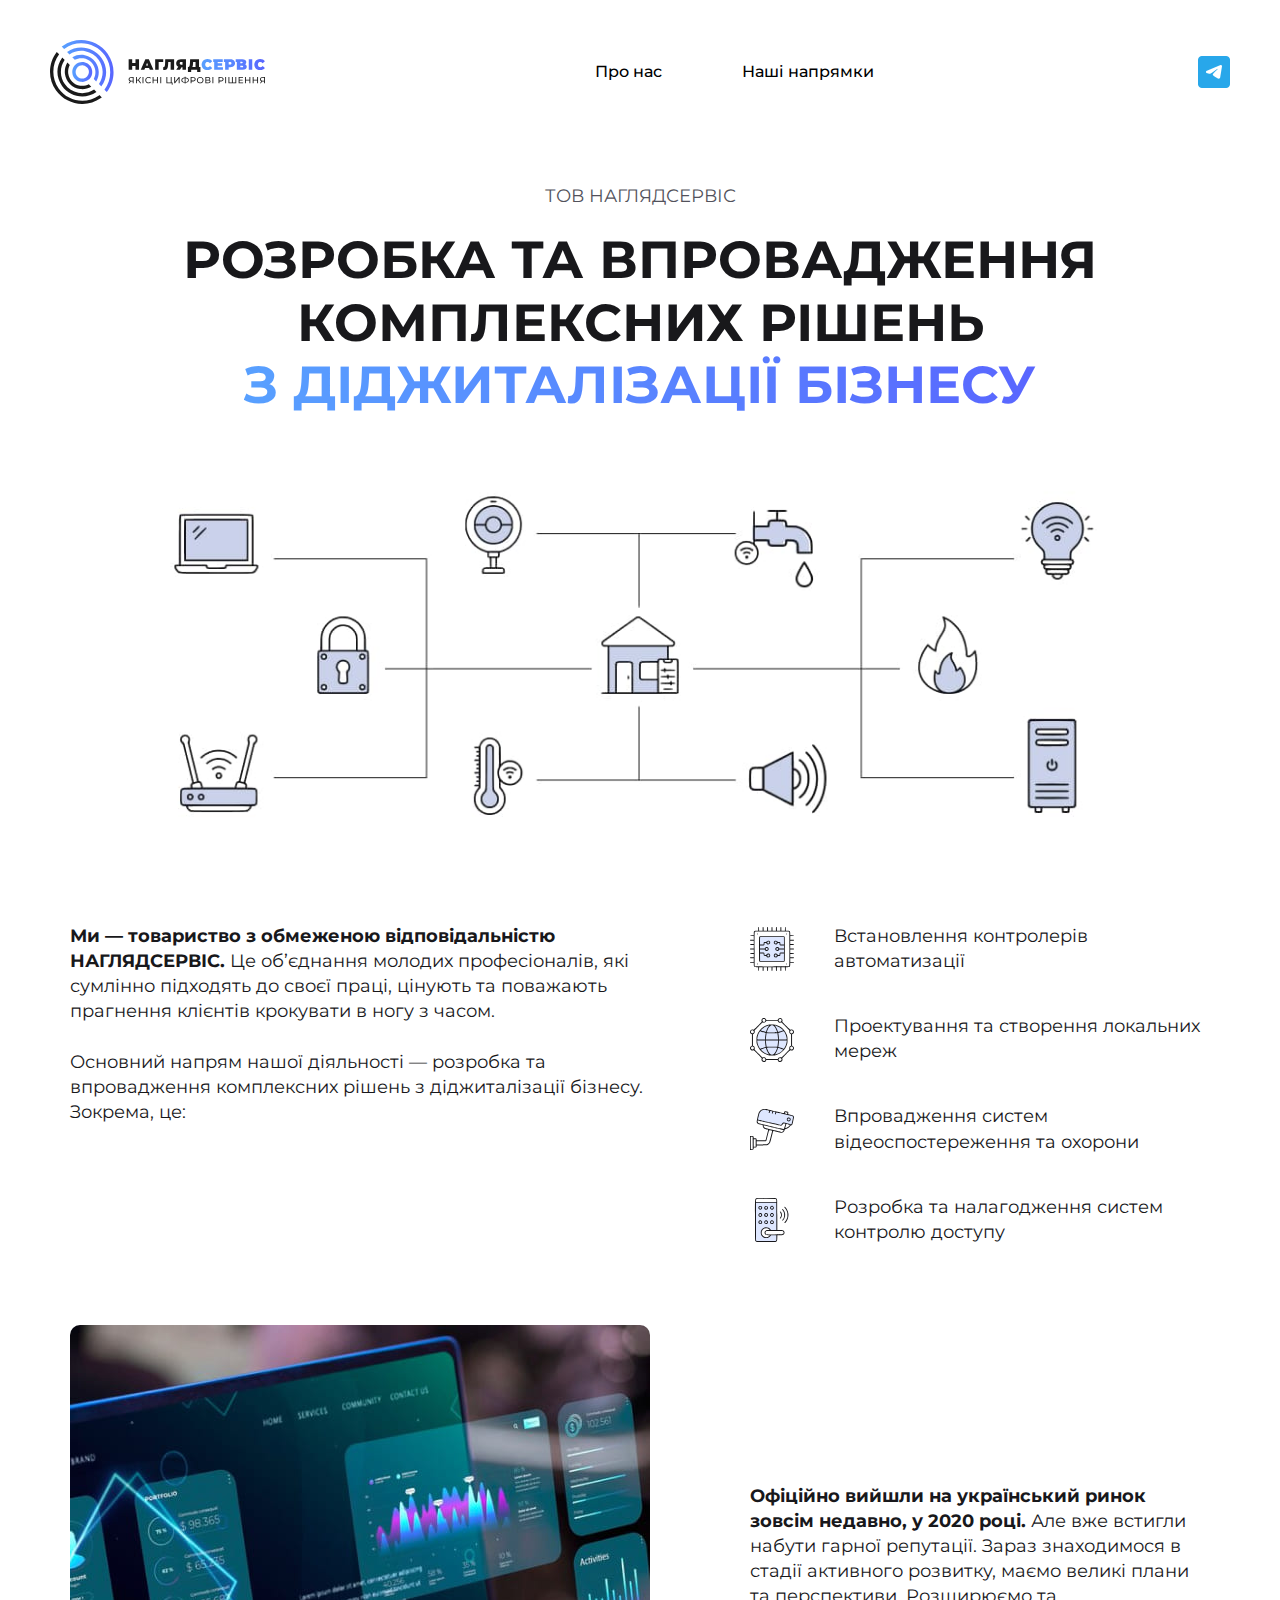
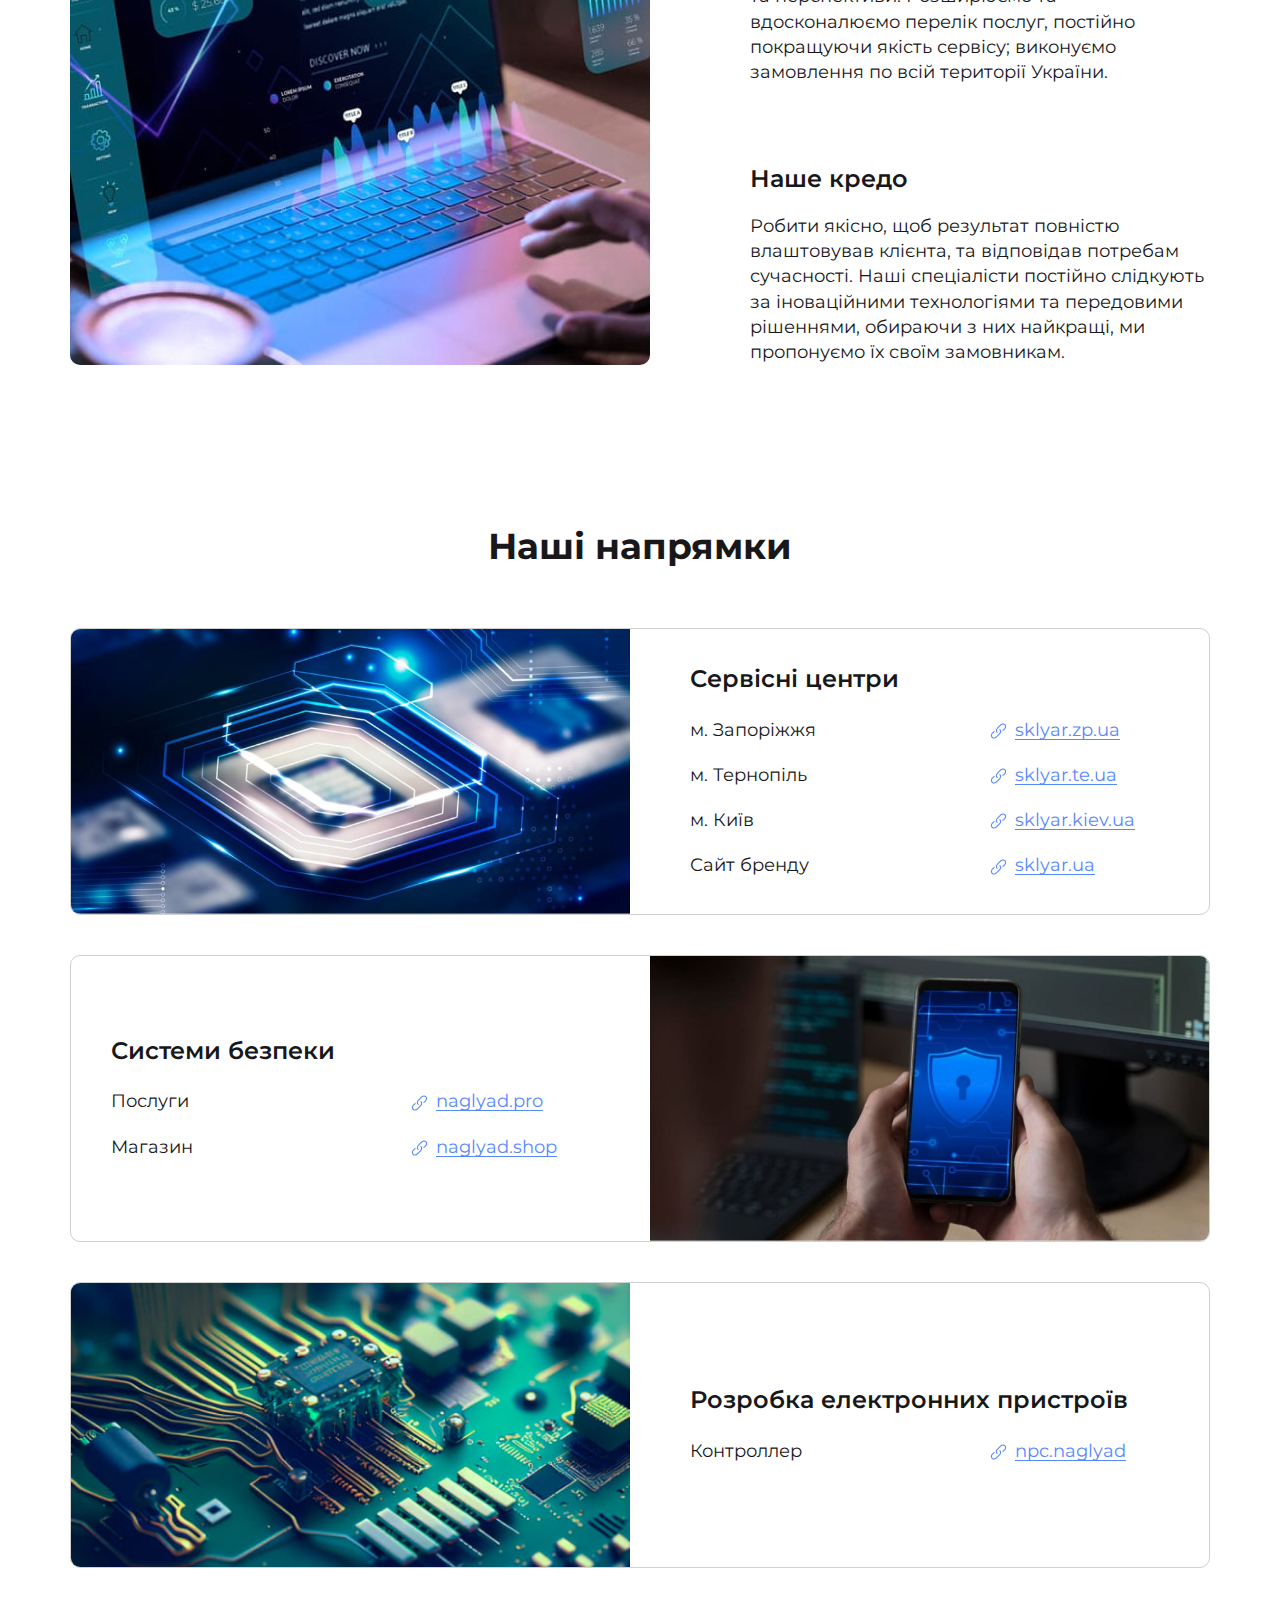
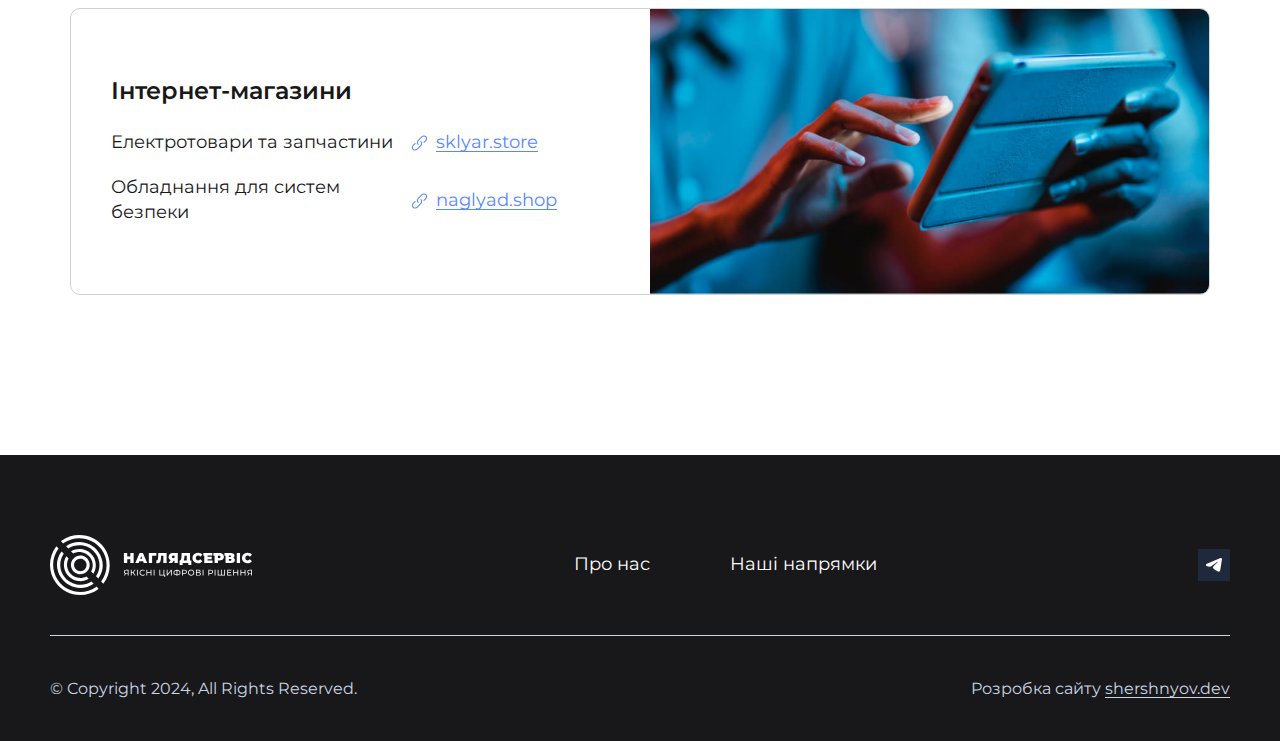
<file: index.html>
<!DOCTYPE html>
<html lang="en">

  <head>
    <meta charset="UTF-8">
    <meta http-equiv="X-UA-Compatible" content="IE=edge">
    <meta name="viewport" content="width=device-width">

    <title>Naglyad com</title>
    <meta name="description" content="Naglyad com">
    <meta name="keywords" content="Naglyad">

    <link rel="preconnect" href="https://fonts.googleapis.com">
    <link rel="preconnect" href="https://fonts.gstatic.com" crossorigin>
    <link href="https://fonts.googleapis.com/css2?family=Montserrat:wght@100..900&display=swap" rel="stylesheet">

    <link rel="stylesheet" href="./styles/style.css?v=1">

    <meta name="robots" content="noindex, nofollow">
  </head>

  <body>
    <div class="wrapper">
      <header class="header">
        <my-container>
          <div class="header__content">
            <div class="header__row">
              <div class="header__left">
                <a href="/" aria-label="logo">
                  <img src="./images/header-logo.svg" alt="">
                </a>
              </div>

              <div class="header__center">
                <nav>
                  <ul>
                    <li>
                      <a href="#about">Про нас</a>
                    </li>
                    <li>
                      <a href="#directions">Наші напрямки</a>
                    </li>
                  </ul>
                </nav>
              </div>

              <div class="header__right">
                <ul>
                  <li>
                    <a target="_blank" href="https://t.me/naglyad_pro" aria-label="telegram link">
                      <img src="./images/header-icon-telegram.jpg" alt="">
                    </a>
                  </li>
                  <!-- <li>
                    <a target="_blank" href="#"><img src="./images/header-icon-facebook.jpg" alt=""></a>
                  </li>
                  <li>
                    <a target="_blank" href="#"><img src="./images/header-icon-instagram.jpg" alt=""></a>
                  </li>
                  <li>
                    <a target="_blank" href="#"><img src="./images/header-icon-youtube.jpg" alt=""></a>
                  </li> 
                -->
                </ul>
              </div>

              <div class="header__burger">
                <div class="burger">
                  <span></span>
                </div>

                <div class="burger__content">
                  <div class="min-h-0">
                    <menu-list>
                      <nav>
                        <ul>
                          <li>
                            <a href="#about">Про нас</a>
                          </li>
                          <li>
                            <a href="#directions">Наші напрямки</a>
                          </li>
                        </ul>
                      </nav>
                    </menu-list>

                    <messengers-list>
                      <ul>
                        <li>
                          <a target="_blank" href="https://t.me/naglyad_pro" aria-label="telegram link">
                            <img src="./images/header-icon-telegram.jpg" alt="">
                          </a>
                        </li>
                        <!-- <li>
                          <a target="_blank" href="#"><img src="./images/header-icon-facebook.jpg" alt=""></a>
                        </li>
                        <li>
                          <a target="_blank" href="#"><img src="./images/header-icon-instagram.jpg" alt=""></a>
                        </li>
                        <li>
                          <a target="_blank" href="#"><img src="./images/header-icon-youtube.jpg" alt=""></a>
                        </li> -->
                      </ul>
                    </messengers-list>
                  </div>
                </div>
              </div>
            </div>
          </div>
        </my-container>
      </header>

      <main>
        <section class="intro">
          <my-container>
            <div class="intro__content">
              <div class="intro__top">
                <sup-title>ТОВ НАГЛЯДСЕРВІС</sup-title>
                <h1>Розробка та впровадження комплексних рішень <span>з діджиталізації бізнесу</span></h1>
                <picture>
                  <source media="(max-width: 768px)" srcset="./images/intro-main-mobile.jpg">
                  <img src="./images/intro-main.jpg" alt="">
                </picture>
              </div>

              <div class="intro__middle" id="about">
                <middle-left>
                  <p>
                    <strong>Ми — товариство з обмеженою відповідальністю НАГЛЯДСЕРВІС.</strong>
                    Це об’єднання молодих професіоналів, які сумлінно підходять до своєї праці, цінують та поважають прагнення клієнтів крокувати в ногу з часом.
                    <br><br>
                    Основний напрям нашої діяльності — розробка та впровадження комплексних рішень з діджиталізації бізнесу. Зокрема, це:
                  </p>
                </middle-left>

                <middle-right>
                  <ul>
                    <li>
                      <img src="./images/intro-about-icon-1.svg" alt="">
                      <p>Встановлення контролерів автоматизації</p>
                    </li>
                    <li>
                      <img src="./images/intro-about-icon-2.svg" alt="">
                      <p>Проектування та створення локальних мереж</p>
                    </li>
                    <li>
                      <img src="./images/intro-about-icon-3.svg" alt="">
                      <p>Впровадження систем відеоспостереження та охорони</p>
                    </li>
                    <li>
                      <img src="./images/intro-about-icon-4.svg" alt="">
                      <p>Розробка та налагодження систем контролю доступу</p>
                    </li>
                  </ul>
                </middle-right>
              </div>

              <div class="intro__bottom">
                <bottom-left>
                  <picture>
                    <source srcset="./images/intro-bottom.jpg" media="(max-width: 768px)" />
                    <source srcset="./images/intro-bottom-horizontal.jpg" media="(max-width: 1220px)" />
                    <img src="./images/intro-bottom.jpg" alt="" />
                  </picture>
                </bottom-left>

                <bottom-right>
                  <p>
                    <strong>Офіційно вийшли на український ринок зовсім недавно, у 2020 році.</strong>
                    Але вже встигли набути гарної репутації. Зараз знаходимося в стадії активного розвитку, маємо великі плани та перспективи. Розширюємо та вдосконалюємо перелік послуг, постійно покращуючи якість сервісу; виконуємо замовлення по всій території України.
                  </p>

                  <div>
                    <h3>Наше кредо</h3>
                    <p>
                      Робити якісно, щоб результат повністю влаштовував клієнта, та відповідав потребам сучасності. Наші спеціалісти постійно слідкують за іноваційними технологіями та передовими рішеннями, обираючи з них найкращі, ми пропонуємо їх своїм замовникам.
                    </p>
                  </div>
                </bottom-right>
              </div>
            </div>
          </my-container>
        </section>

        <section class="directions" id="directions">
          <my-container>
            <div class="directions__content">
              <h2>Наші напрямки</h2>

              <div class="directions__articles">
                <article>
                  <article-block>
                    <img src="./images/directions-1.jpg" alt="">
                  </article-block>

                  <article-block>
                    <article-text>
                      <h3>Сервісні центри</h3>
                      <ul>
                        <li>
                          <span>м. Запоріжжя</span>
                          <a target="_blank" href="https://sklyar.zp.ua/">sklyar.zp.ua</a>
                        </li>
                        <li>
                          <span>м. Тернопіль</span>
                          <a target="_blank" href="https://sklyar.te.ua/">sklyar.te.ua</a>
                        </li>
                        <li>
                          <span>м. Київ</span>
                          <a target="_blank" href="https://sklyar.kiev.ua/">sklyar.kiev.ua</a>
                        </li>
                        <li>
                          <span>Сайт бренду</span>
                          <a target="_blank" href="https://sklyar.ua/">sklyar.ua</a>
                        </li>
                      </ul>
                    </article-text>
                  </article-block>
                </article>

                <article>
                  <article-block>
                    <img src="./images/directions-2.jpg" alt="">
                  </article-block>

                  <article-block>
                    <article-text>
                      <h3>Системи безпеки</h3>
                      <ul>
                        <li>
                          <span>Послуги</span>
                          <a target="_blank" href="https://naglyad.pro/">naglyad.pro</a>
                        </li>
                        <li>
                          <span>Магазин</span>
                          <a target="_blank" href="https://naglyad.shop/">naglyad.shop</a>
                        </li>
                      </ul>
                    </article-text>
                  </article-block>
                </article>

                <article>
                  <article-block>
                    <img src="./images/directions-3.jpg" alt="">
                  </article-block>

                  <article-block>
                    <article-text>
                      <h3>Розробка електронних пристроїв</h3>
                      <ul>
                        <li>
                          <span>Контроллер</span>
                          <a target="_blank" href="https://npc.com.ua/">npc.naglyad</a>
                        </li>
                      </ul>
                    </article-text>
                  </article-block>
                </article>

                <article>
                  <article-block>
                    <img src="./images/directions-4.jpg" alt="">
                  </article-block>

                  <article-block>
                    <article-text>
                      <h3>Інтернет-магазини</h3>
                      <ul>
                        <li>
                          <span>Електротовари та запчастини</span>
                          <a target="_blank" href="https://sklyar.store/">sklyar.store</a>
                        </li>
                        <li>
                          <span>Обладнання для систем безпеки</span>
                          <a target="_blank" href="https://naglyad.shop/">naglyad.shop</a>
                        </li>
                      </ul>
                    </article-text>
                  </article-block>
                </article>
              </div>
            </div>
          </my-container>
        </section>
      </main>

      <footer class="footer">
        <my-container>
          <div class="footer__content">
            <div class="footer__top">
              <div class="footer__left">
                <a href="/" aria-label="logo">
                  <img src="./images/footer-logo.svg" alt="">
                </a>
              </div>

              <div class="footer__center">
                <nav>
                  <ul>
                    <li>
                      <a href="#about">Про нас</a>
                    </li>
                    <li>
                      <a href="#directions">Наші напрямки</a>
                    </li>
                  </ul>
                </nav>
              </div>

              <div class="footer__right">
                <ul>
                  <li>
                    <a target="_blank" href="https://t.me/naglyad_pro" aria-label="telegram link">
                      <img src="./images/footer-icon-telegram.jpg" alt="">
                    </a>
                  </li>
                  <!-- <li>
                    <a target="_blank" href="#"><img src="./images/footer-icon-facebook.jpg" alt=""></a>
                  </li>
                  <li>
                    <a target="_blank" href="#"><img src="./images/footer-icon-instagram.jpg" alt=""></a>
                  </li>
                  <li>
                    <a target="_blank" href="#"><img src="./images/footer-icon-youtube.jpg" alt=""></a>
                  </li> -->
                </ul>
              </div>
            </div>
            <div class="footer__bottom">
              <span>© Copyright 2024, All Rights Reserved.</span>
              <span>Розробка сайту <a target="_blank" href="https://shershnyov.dev/">shershnyov.dev</a></span>
            </div>
          </div>
        </my-container>
      </footer>
    </div>

    <script src="./scripts/main.js"></script>
  </body>

</html>
</file>
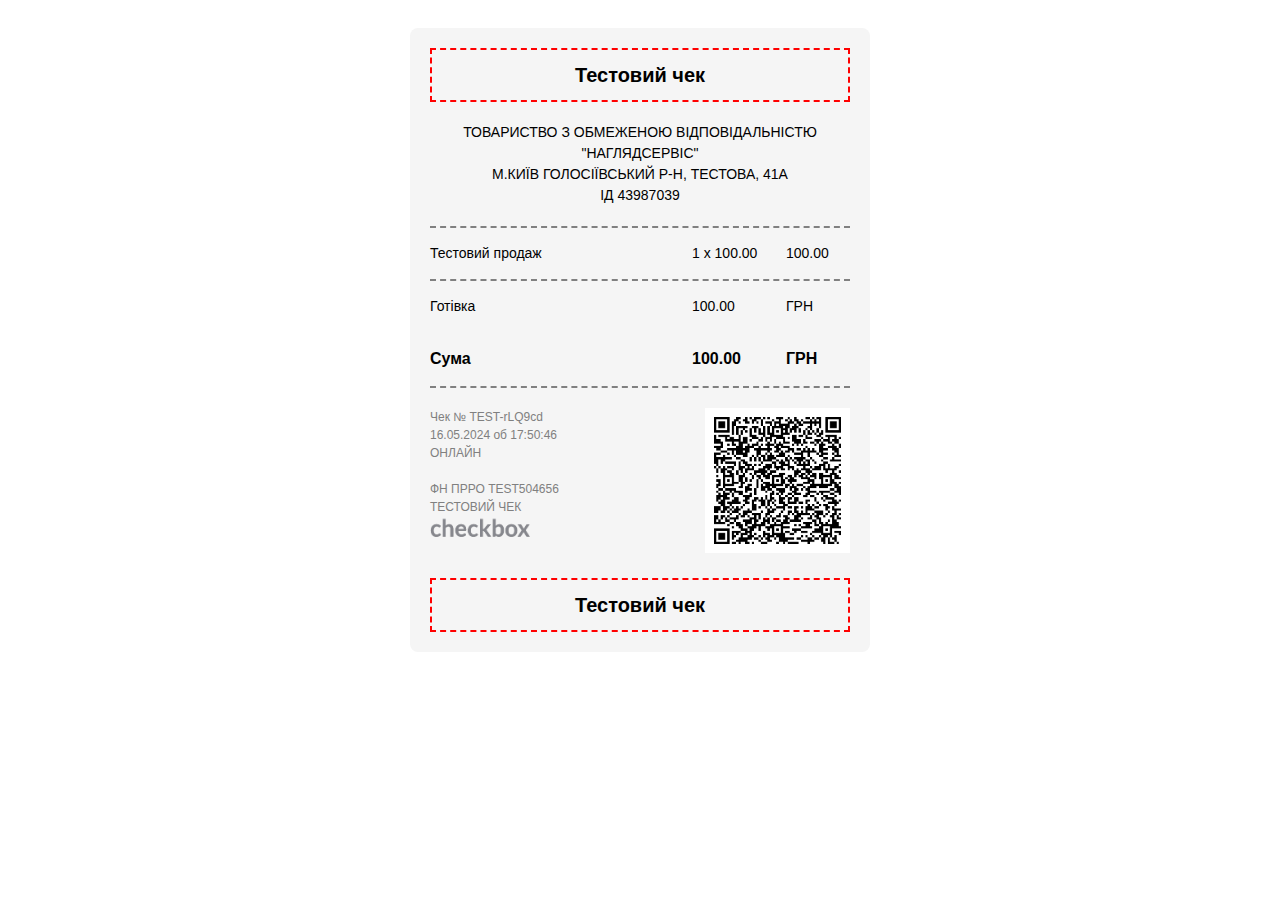
<file: check.html>
<!DOCTYPE html>
<html lang="en">

  <head>
    <meta charset="UTF-8">
    <meta http-equiv="X-UA-Compatible" content="IE=edge">
    <meta name="viewport" content="width=device-width">

    <title>Cheque</title>
    <meta name="description" content="">
    <meta name="keywords" content="">

    <meta name="robots" content="noindex, nofollow">

    <style>
      body {
        font-family: Arial, Helvetica, sans-serif;
        font-size: 14px;
        line-height: 1.5;

        padding: 20px 0;
      }

      .wrapper {
        width: 100%;
        max-width: 420px;
        padding: 20px;
        border-radius: 8px;
        background: #f5f5f5;
        margin: 0 auto;
      }

      header {
        text-transform: uppercase;
        text-align: center;

        padding: 20px 0;
      }

      .sale {
        display: grid;
        grid-template-columns: 60% 20% auto;
        gap: 10px;

        padding: 15px 0;
      }

      .result {
        font-size: 16px;
        font-weight: 700;
      }

      footer {
        padding: 20px 0;
        font-size: 12px;
        color: gray;

        display: flex;
        align-items: flex-start;
        justify-content: space-between;
      }

      .divider {
        border-top: 2px dashed gray;
      }

      check-label {
        display: block;
        padding: 10px;
        border: 2px dashed red;

        font-size: 20px;
        font-weight: 700;
        text-align: center;
      }
    </style>
  </head>

  <body>
    <div class="wrapper">
      <check-label>Тестовий чек</check-label>

      <header>
        ТОВАРИСТВО З ОБМЕЖЕНОЮ ВІДПОВІДАЛЬНІСТЮ "НАГЛЯДСЕРВІС"
        <br>
        М.КИЇВ ГОЛОСІЇВСЬКИЙ Р-Н, Тестова, 41а
        <br>
        ІД 43987039
      </header>

      <div class="divider"></div>

      <main>
        <section class="sale">
          <span>Тестовий продаж</span>
          <span>1 x 100.00 </span>
          <span>100.00</span>
        </section>

        <div class="divider"></div>

        <section class="sale">
          <span>Готівка</span>
          <span>100.00</span>
          <span>ГРН</span>
        </section>

        <section class="sale result">
          <span>Сума</span>
          <span>100.00</span>
          <span>ГРН</span>
        </section>
      </main>

      <div class="divider"></div>

      <footer>
        <footer-left>
          Чек № TEST-rLQ9cd
          <br>
          16.05.2024 об 17:50:46
          <br>
          ОНЛАЙН
          <br>
          <br>
          ФН ПРРО TEST504656
          <br>
          ТЕСТОВИЙ ЧЕК
          <br>
          <a href="https://checkbox.ua">
            <img
              width="100px"
              src="[data-uri]"
              alt="Logo">
          </a>
        </footer-left>

        <footer-right>
          <img
            width="145px"
            alt="QR Code"
            src="[data-uri]">
        </footer-right>
      </footer>

      <check-label>Тестовий чек</check-label>
    </div>

    <script src=""></script>
  </body>

</html>
</file>
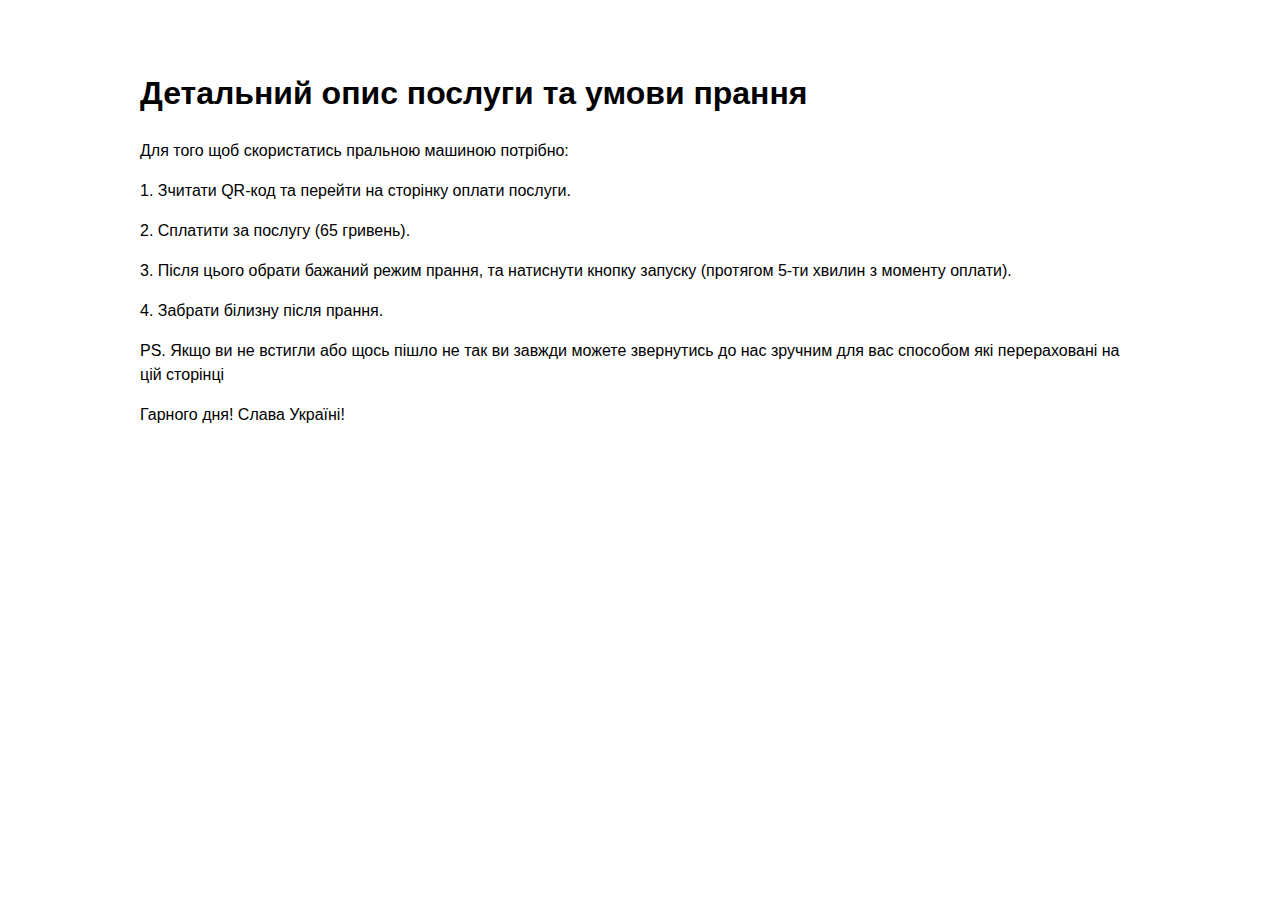
<file: details.html>
<!DOCTYPE html>
<html lang="en">

  <head>
    <meta charset="UTF-8">
    <meta http-equiv="X-UA-Compatible" content="IE=edge">
    <meta name="viewport" content="width=device-width">

    <title>Document</title>
    <meta name="description" content="">
    <meta name="keywords" content="">

    <link rel="stylesheet" href="">

    <meta name="robots" content="noindex, nofollow">

    <style>
      body {
        font-family: Verdana, Geneva, Tahoma, sans-serif;
        line-height: 1.5;
        padding: 40px 0;
      }

      .wrapper {
        max-width: 1000px;
        margin: 0 auto;
      }

      .border {
        padding: 10px;
        border: 1px solid black;
      }

      .border span {
        display: block;
      }
    </style>
  </head>

  <body>
    <div class="wrapper">

      <main>
        <h1>Детальний опис послуги та умови прання</h1>

        <p>Для того щоб скористатись пральною машиною потрібно:</p>

        <p>1. Зчитати QR-код та перейти на сторінку оплати послуги.</p>

        <p>2. Сплатити за послугу (65 гривень).</p>

        <p>3. Після цього обрати бажаний режим прання, та натиснути кнопку запуску (протягом 5-ти хвилин з моменту оплати).</p>

        <p>4. Забрати білизну після прання.</p>

        <p>PS. Якщо ви не встигли або щось пішло не так ви завжди можете звернутись до нас зручним для вас способом які перераховані на цій сторінці</p>

        <p>Гарного дня! Слава Україні!</p>
      </main>
    </div>
  </body>

</html>
</file>
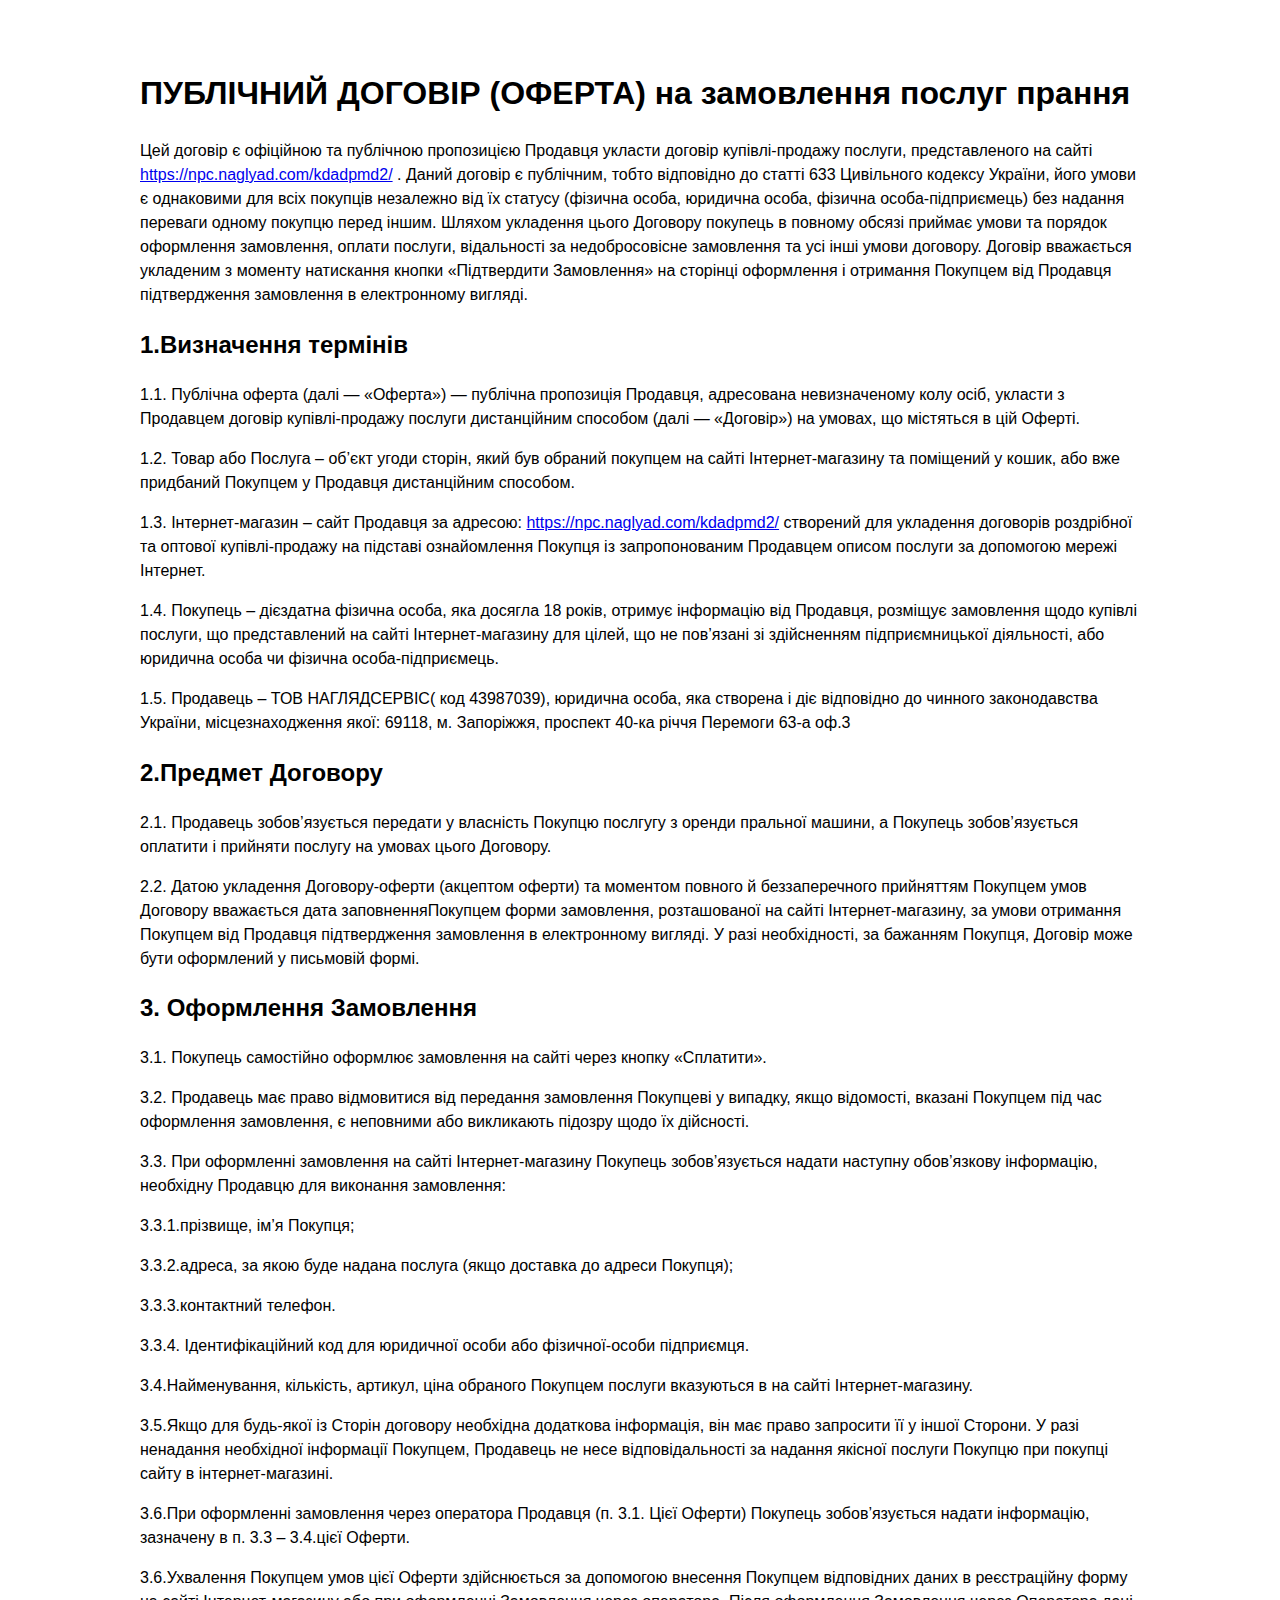
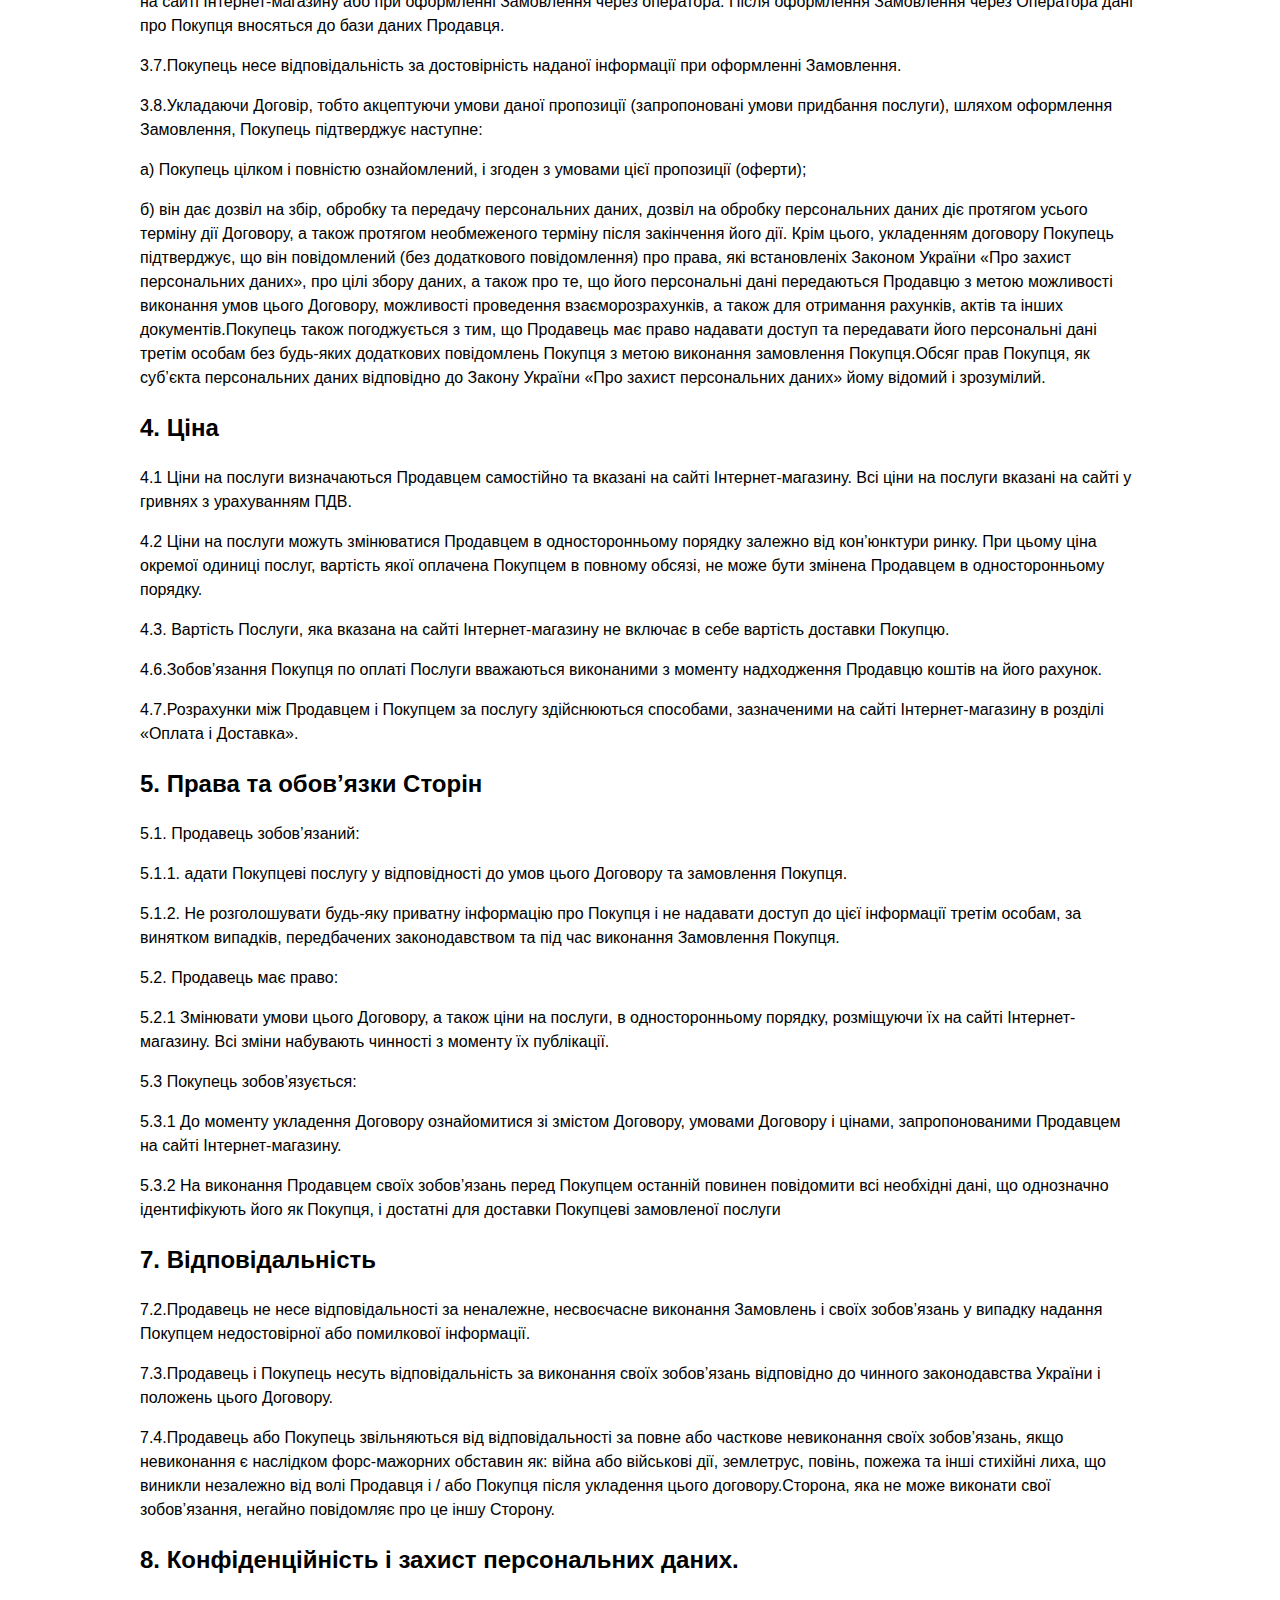
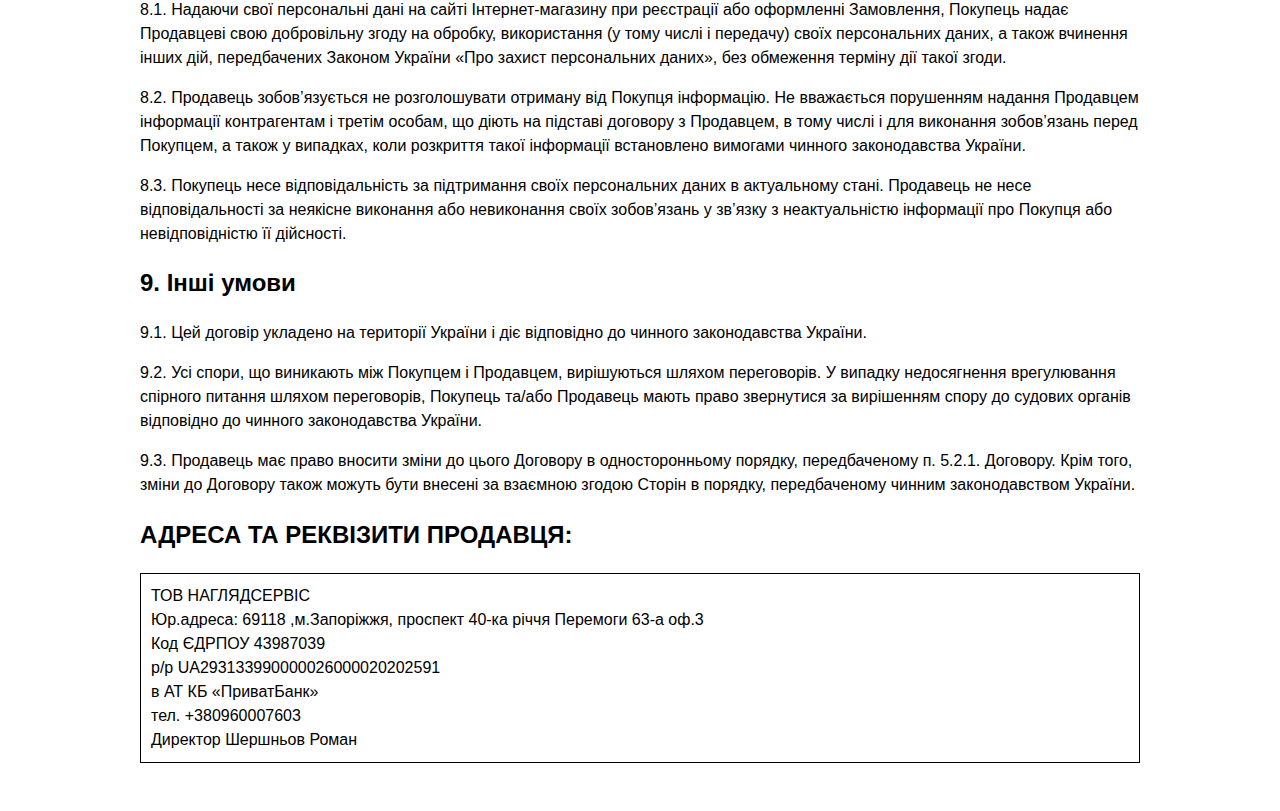
<file: offer.html>
<!DOCTYPE html>
<html lang="en">

  <head>
    <meta charset="UTF-8">
    <meta http-equiv="X-UA-Compatible" content="IE=edge">
    <meta name="viewport" content="width=device-width">

    <title>Document</title>
    <meta name="description" content="">
    <meta name="keywords" content="">

    <link rel="stylesheet" href="">

    <meta name="robots" content="noindex, nofollow">

    <style>
      body {
        font-family: Verdana, Geneva, Tahoma, sans-serif;
        line-height: 1.5;
        padding: 40px 0;
      }

      .wrapper {
        max-width: 1000px;
        margin: 0 auto;
      }

      .border {
        padding: 10px;
        border: 1px solid black;
      }

      .border span {
        display: block;
      }
    </style>
  </head>

  <body>
    <div class="wrapper">

      <main>
        <h1>ПУБЛІЧНИЙ ДОГОВІР (ОФЕРТА) на замовлення послуг прання</h1>

        <p>Цей договір є офіційною та публічною пропозицією Продавця укласти договір купівлі-продажу послуги, представленого на сайті <a href="https://npc.naglyad.com/kdadpmd2/">https://npc.naglyad.com/kdadpmd2/</a> . Даний договір є публічним, тобто відповідно до статті 633 Цивільного кодексу України, його умови є однаковими для всіх покупців незалежно від їх статусу (фізична особа, юридична особа, фізична особа-підприємець) без надання переваги одному покупцю перед іншим. Шляхом укладення цього Договору покупець в повному обсязі приймає умови та порядок оформлення замовлення, оплати послуги, відальності за недобросовісне замовлення та усі інші умови договору. Договір вважається укладеним з моменту натискання кнопки «Підтвердити Замовлення» на сторінці оформлення і отримання Покупцем від Продавця підтвердження замовлення в електронному вигляді.</p>

        <h2>1.Визначення термінів</h2>

        <p>1.1. Публічна оферта (далі — «Оферта») — публічна пропозиція Продавця, адресована невизначеному колу осіб, укласти з Продавцем договір купівлі-продажу послуги дистанційним способом (далі — «Договір») на умовах, що містяться в цій Оферті.</p>

        <p>1.2. Товар або Послуга – об’єкт угоди сторін, який був обраний покупцем на сайті Інтернет-магазину та поміщений у кошик, або вже придбаний Покупцем у Продавця дистанційним способом.</p>

        <p>1.3. Інтернет-магазин – сайт Продавця за адресою: <a href="https://npc.naglyad.com/kdadpmd2/">https://npc.naglyad.com/kdadpmd2/</a> створений для укладення договорів роздрібної та оптової купівлі-продажу на підставі ознайомлення Покупця із запропонованим Продавцем описом послуги за допомогою мережі Інтернет.</p>

        <p>1.4. Покупець – дієздатна фізична особа, яка досягла 18 років, отримує інформацію від Продавця, розміщує замовлення щодо купівлі послуги, що представлений на сайті Інтернет-магазину для цілей, що не пов’язані зі здійсненням підприємницької діяльності, або юридична особа чи фізична особа-підприємець.</p>

        <p>1.5. Продавець – ТОВ НАГЛЯДСЕРВІС( код 43987039), юридична особа, яка створена і діє відповідно до чинного законодавства України, місцезнаходження якої: 69118, м. Запоріжжя, проспект 40-ка річчя Перемоги 63-а оф.3</p>

        <h2>2.Предмет Договору</h2>

        <p>2.1. Продавець зобов’язується передати у власність Покупцю послгугу з оренди пральної машини, а Покупець зобов’язується оплатити і прийняти послугу на умовах цього Договору.</p>

        <p>2.2. Датою укладення Договору-оферти (акцептом оферти) та моментом повного й беззаперечного прийняттям Покупцем умов Договору вважається дата заповненняПокупцем форми замовлення, розташованої на сайті Інтернет-магазину, за умови отримання Покупцем від Продавця підтвердження замовлення в електронному вигляді. У разі необхідності, за бажанням Покупця, Договір може бути оформлений у письмовій формі.</p>

        <h2>3. Оформлення Замовлення</h2>

        <p>3.1. Покупець самостійно оформлює замовлення на сайті через кнопку «Сплатити».</p>

        <p>3.2. Продавець має право відмовитися від передання замовлення Покупцеві у випадку, якщо відомості, вказані Покупцем під час оформлення замовлення, є неповними або викликають підозру щодо їх дійсності.</p>

        <p>3.3. При оформленні замовлення на сайті Інтернет-магазину Покупець зобов’язується надати наступну обов’язкову інформацію, необхідну Продавцю для виконання замовлення:</p>

        <p>3.3.1.прізвище, ім’я Покупця;</p>

        <p>3.3.2.адреса, за якою буде надана послуга (якщо доставка до адреси Покупця);</p>

        <p>3.3.3.контактний телефон.</p>

        <p>3.3.4. Ідентифікаційний код для юридичної особи або фізичної-особи підприємця.</p>

        <p>3.4.Найменування, кількість, артикул, ціна обраного Покупцем послуги вказуються в на сайті Інтернет-магазину.</p>

        <p>3.5.Якщо для будь-якої із Сторін договору необхідна додаткова інформація, він має право запросити її у іншої Сторони. У разі ненадання необхідної інформації Покупцем, Продавець не несе відповідальності за надання якісної послуги Покупцю при покупці сайту в інтернет-магазині.</p>

        <p>3.6.При оформленні замовлення через оператора Продавця (п. 3.1. Цієї Оферти) Покупець зобов’язується надати інформацію, зазначену в п. 3.3 – 3.4.цієї Оферти.</p>

        <p>3.6.Ухвалення Покупцем умов цієї Оферти здійснюється за допомогою внесення Покупцем відповідних даних в реєстраційну форму на сайті Інтернет-магазину або при оформленні Замовлення через оператора. Після оформлення Замовлення через Оператора дані про Покупця вносяться до бази даних Продавця.</p>

        <p>3.7.Покупець несе відповідальність за достовірність наданої інформації при оформленні Замовлення.</p>

        <p>3.8.Укладаючи Договір, тобто акцептуючи умови даної пропозиції (запропоновані умови придбання послуги), шляхом оформлення Замовлення, Покупець підтверджує наступне:</p>

        <p>а) Покупець цілком і повністю ознайомлений, і згоден з умовами цієї пропозиції (оферти);</p>

        <p>б) він дає дозвіл на збір, обробку та передачу персональних даних, дозвіл на обробку персональних даних діє протягом усього терміну дії Договору, а також протягом необмеженого терміну після закінчення його дії. Крім цього, укладенням договору Покупець підтверджує, що він повідомлений (без додаткового повідомлення) про права, які встановленіх Законом України «Про захист персональних даних», про цілі збору даних, а також про те, що його персональні дані передаються Продавцю з метою можливості виконання умов цього Договору, можливості проведення взаєморозрахунків, а також для отримання рахунків, актів та інших документів.Покупець також погоджується з тим, що Продавець має право надавати доступ та передавати його персональні дані третім особам без будь-яких додаткових повідомлень Покупця з метою виконання замовлення Покупця.Обсяг прав Покупця, як суб’єкта персональних даних відповідно до Закону України «Про захист персональних даних» йому відомий і зрозумілий.</p>

        <h2>4. Ціна</h2>

        <p>4.1 Ціни на послуги визначаються Продавцем самостійно та вказані на сайті Інтернет-магазину. Всі ціни на послуги вказані на сайті у гривнях з урахуванням ПДВ.</p>

        <p>4.2 Ціни на послуги можуть змінюватися Продавцем в односторонньому порядку залежно від кон’юнктури ринку. При цьому ціна окремої одиниці послуг, вартість якої оплачена Покупцем в повному обсязі, не може бути змінена Продавцем в односторонньому порядку.</p>

        <p>4.3. Вартість Послуги, яка вказана на сайті Інтернет-магазину не включає в себе вартість доставки Покупцю.</p>

        <p>4.6.Зобов’язання Покупця по оплаті Послуги вважаються виконаними з моменту надходження Продавцю коштів на його рахунок.</p>

        <p>4.7.Розрахунки між Продавцем і Покупцем за послугу здійснюються способами, зазначеними на сайті Інтернет-магазину в розділі «Оплата і Доставка».</p>

        <h2>5. Права та обов’язки Сторін</h2>

        <p>5.1. Продавець зобов’язаний:</p>

        <p>5.1.1. адати Покупцеві послугу у відповідності до умов цього Договору та замовлення Покупця.</p>

        <p>5.1.2. Не розголошувати будь-яку приватну інформацію про Покупця і не надавати доступ до цієї інформації третім особам, за винятком випадків, передбачених законодавством та під час виконання Замовлення Покупця.</p>

        <p>5.2. Продавець має право:</p>

        <p>5.2.1 Змінювати умови цього Договору, а також ціни на послуги, в односторонньому порядку, розміщуючи їх на сайті Інтернет-магазину. Всі зміни набувають чинності з моменту їх публікації.</p>

        <p>5.3 Покупець зобов’язується:</p>

        <p>5.3.1 До моменту укладення Договору ознайомитися зі змістом Договору, умовами Договору і цінами, запропонованими Продавцем на сайті Інтернет-магазину.</p>

        <p>5.3.2 На виконання Продавцем своїх зобов’язань перед Покупцем останній повинен повідомити всі необхідні дані, що однозначно ідентифікують його як Покупця, і достатні для доставки Покупцеві замовленої послуги</p>

        <h2>7. Відповідальність</h2>

        <p>7.2.Продавець не несе відповідальності за неналежне, несвоєчасне виконання Замовлень і своїх зобов’язань у випадку надання Покупцем недостовірної або помилкової інформації.</p>

        <p>7.3.Продавець і Покупець несуть відповідальність за виконання своїх зобов’язань відповідно до чинного законодавства України і положень цього Договору.</p>

        <p>7.4.Продавець або Покупець звільняються від відповідальності за повне або часткове невиконання своїх зобов’язань, якщо невиконання є наслідком форс-мажорних обставин як: війна або військові дії, землетрус, повінь, пожежа та інші стихійні лиха, що виникли незалежно від волі Продавця і / або Покупця після укладення цього договору.Сторона, яка не може виконати свої зобов’язання, негайно повідомляє про це іншу Сторону.</p>

        <h2>8. Конфіденційність і захист персональних даних.</h2>

        <p>8.1. Надаючи свої персональні дані на сайті Інтернет-магазину при реєстрації або оформленні Замовлення, Покупець надає Продавцеві свою добровільну згоду на обробку, використання (у тому числі і передачу) своїх персональних даних, а також вчинення інших дій, передбачених Законом України «Про захист персональних даних», без обмеження терміну дії такої згоди.</p>

        <p>8.2. Продавець зобов’язується не розголошувати отриману від Покупця інформацію. Не вважається порушенням надання Продавцем інформації контрагентам і третім особам, що діють на підставі договору з Продавцем, в тому числі і для виконання зобов’язань перед Покупцем, а також у випадках, коли розкриття такої інформації встановлено вимогами чинного законодавства України.</p>

        <p>8.3. Покупець несе відповідальність за підтримання своїх персональних даних в актуальному стані. Продавець не несе відповідальності за неякісне виконання або невиконання своїх зобов’язань у зв’язку з неактуальністю інформації про Покупця або невідповідністю її дійсності.</p>

        <h2>9. Інші умови</h2>

        <p>9.1. Цей договір укладено на території України і діє відповідно до чинного законодавства України.</p>

        <p>9.2. Усі спори, що виникають між Покупцем і Продавцем, вирішуються шляхом переговорів. У випадку недосягнення врегулювання спірного питання шляхом переговорів, Покупець та/або Продавець мають право звернутися за вирішенням спору до судових органів відповідно до чинного законодавства України.</p>

        <p>9.3. Продавець має право вносити зміни до цього Договору в односторонньому порядку, передбаченому п. 5.2.1. Договору. Крім того, зміни до Договору також можуть бути внесені за взаємною згодою Сторін в порядку, передбаченому чинним законодавством України.</p>

        <h2>АДРЕСА ТА РЕКВІЗИТИ ПРОДАВЦЯ:</h2>

        <div class="border">
          <span>ТОВ НАГЛЯДСЕРВІС</span>
          <span>Юр.адреса: 69118 ,м.Запоріжжя, проспект 40-ка річчя Перемоги 63-а оф.3</span>
          <span>Код ЄДРПОУ 43987039</span>
          <span>р/р UA293133990000026000020202591</span>
          <span>в АТ КБ «ПриватБанк»</span>
          <span>тел. +380960007603</span>
          <span>Директор Шершньов Роман</span>
        </div>
      </main>
    </div>
  </body>

</html>
</file>
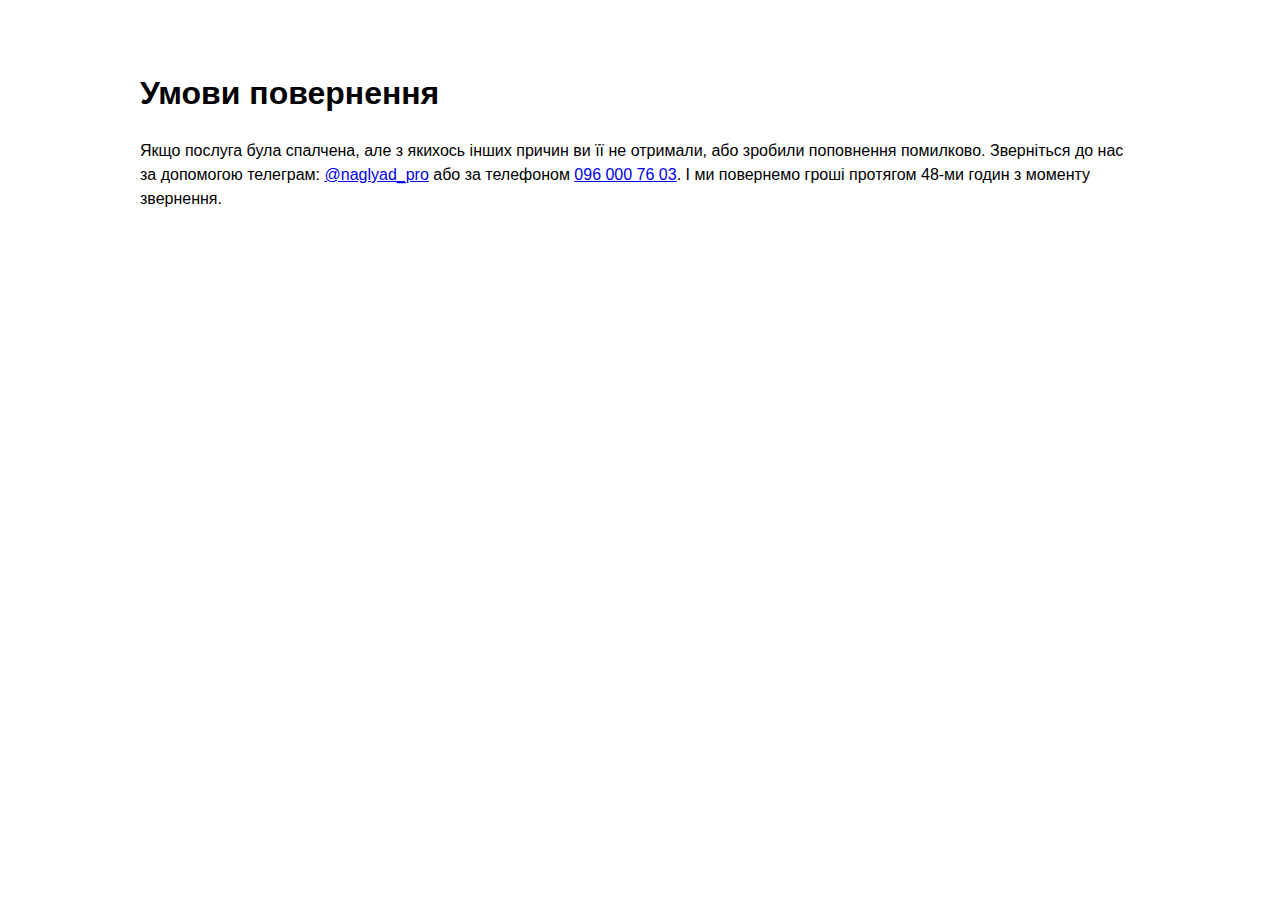
<file: return.html>
<!DOCTYPE html>
<html lang="en">

  <head>
    <meta charset="UTF-8">
    <meta http-equiv="X-UA-Compatible" content="IE=edge">
    <meta name="viewport" content="width=device-width">

    <title>Document</title>
    <meta name="description" content="">
    <meta name="keywords" content="">

    <link rel="stylesheet" href="">

    <meta name="robots" content="noindex, nofollow">

    <style>
      body {
        font-family: Verdana, Geneva, Tahoma, sans-serif;
        line-height: 1.5;
        padding: 40px 0;
      }

      .wrapper {
        max-width: 1000px;
        margin: 0 auto;
      }

      .border {
        padding: 10px;
        border: 1px solid black;
      }

      .border span {
        display: block;
      }
    </style>
  </head>

  <body>
    <div class="wrapper">

      <main>
        <h1>Умови повернення</h1>

        <p>Якщо послуга була спалчена, але з якихось інших причин ви її не отримали, або зробили поповнення помилково. Зверніться до нас за допомогою телеграм: <a href="https://t.me/naglyad_pro">@naglyad_pro</a> або за телефоном <a href="tel:+380960007603">096 000 76 03</a>. І ми повернемо гроші протягом 48-ми годин з моменту звернення.</p>
      </main>
    </div>
  </body>

</html>
</file>
<file: styles/style.css>
@charset "UTF-8";
/*Обнуление*/
* {
  padding: 0;
  margin: 0;
  border: 0;
}

*,
*:before,
*:after {
  box-sizing: border-box;
}

:focus,
:active {
  outline: none;
}

a:focus,
a:active {
  outline: none;
}

nav,
footer,
header,
aside {
  display: block;
}

html,
body {
  height: 100%;
  width: 100%;
  font-size: 100%;
  line-height: 1;
  font-size: 14px;
  -ms-text-size-adjust: 100%;
  -moz-text-size-adjust: 100%;
  -webkit-text-size-adjust: 100%;
}

input,
button,
textarea {
  font-family: inherit;
}

input::-ms-clear {
  display: none;
}

button {
  cursor: pointer;
}

button::-moz-focus-inner {
  padding: 0;
  border: 0;
}

a,
a:visited {
  text-decoration: none;
}

a:hover {
  text-decoration: none;
}

ul li {
  list-style: none;
}

img {
  vertical-align: top;
}

h1,
h2,
h3,
h4,
h5,
h6 {
  font-size: inherit;
  font-weight: 400;
}

a {
  color: inherit;
}

img {
  max-width: 100%;
}

html {
  scroll-behavior: smooth;
}

.wrapper {
  overflow: hidden;
  position: relative;
}

.min-h-0 {
  min-height: 0;
}

/*--------------------*/
body {
  font-family: "Montserrat", sans-serif;
  font-weight: 400;
  font-size: 18px;
  line-height: 140%;
  color: #18181b;
  min-width: 360px;
}
body.menu-is-opened {
  overflow: hidden;
}
@media (max-width: 768px) {
  body {
    font-size: 16px;
  }
}

my-container {
  display: block;
  max-width: 1460px;
  margin: 0 auto;
  padding: 0 20px;
}
@media (max-width: 1460px) {
  my-container {
    max-width: 1220px;
  }
}
@media (max-width: 1220px) {
  my-container {
    max-width: 768px;
    padding: 0 40px;
  }
}
@media (max-width: 768px) {
  my-container {
    max-width: 360px;
    padding: 0 20px;
  }
}

section {
  max-width: 1180px;
  margin: 0 auto;
  padding: 80px 0;
}
@media (max-width: 1220px) {
  section {
    padding: 70px 0;
  }
}
@media (max-width: 768px) {
  section {
    padding: 60px 0;
  }
}

h1 {
  font-weight: 700;
  font-size: 52px;
  line-height: 120%;
  text-transform: uppercase;
  text-align: center;
  color: #18181b;
  margin-bottom: 60px;
}
h1 span {
  background: linear-gradient(90deg, #58a0ff 0%, #5888ff 45%, #5966ff 100%);
  background-clip: text;
  -webkit-background-clip: text;
  -webkit-text-fill-color: transparent;
}
@media (max-width: 1220px) {
  h1 {
    font-size: 44px;
  }
}
@media (max-width: 768px) {
  h1 {
    font-size: 24px;
    margin-bottom: 40px;
  }
}

h2 {
  font-weight: 700;
  font-size: 36px;
  line-height: 120%;
  color: #18181b;
}
@media (max-width: 768px) {
  h2 {
    font-size: 28px;
  }
}

h3 {
  font-weight: 600;
  font-size: 24px;
  line-height: 120%;
  color: #18181b;
}
@media (max-width: 768px) {
  h3 {
    font-size: 22px;
  }
}

.header {
  padding-top: 40px;
}
@media (max-width: 1220px) {
  .header {
    padding-top: 20px;
  }
}
.header__content {
  font-weight: 500;
  font-size: 16px;
  color: #000;
  position: relative;
}
.header__row {
  display: flex;
  align-items: center;
  justify-content: space-between;
}
.header__left img {
  width: 220px;
}
@media (max-width: 1220px) {
  .header__left img {
    width: 180px;
  }
}
.header__left a:hover {
  opacity: 0.6;
}
.header__center ul {
  display: flex;
  align-items: center;
  gap: 20px;
}
.header__center a {
  display: block;
  padding: 15px 30px;
}
.header__center a:hover {
  text-decoration: underline;
  text-decoration-thickness: 1px;
  text-underline-offset: 3px;
}
@media (max-width: 1220px) {
  .header__center {
    display: none;
  }
}
.header__right ul {
  display: flex;
  align-items: center;
  gap: 20px;
}
.header__right a:hover {
  opacity: 0.6;
}
.header__right img {
  width: 32px;
}
@media (max-width: 1220px) {
  .header__right {
    display: none;
  }
}
@media (min-width: 1220px) {
  .header__burger {
    display: none;
  }
}

.burger {
  width: 32px;
  height: 32px;
  display: flex;
  align-items: center;
  justify-content: center;
}
.burger span {
  display: block;
  width: 100%;
  height: 1.5px;
  transition: 0.1s;
  background-color: #18181B;
}
.burger span::before,
.burger span::after {
  content: "";
  display: block;
  width: 100%;
  height: 1.5px;
  background-color: #18181B;
  transition: 0.3s;
}
.burger span::before {
  position: relative;
  top: -7px;
}
.burger span::after {
  position: relative;
  bottom: -6px;
}
.burger.opened span {
  background-color: transparent;
}
.burger.opened span::before {
  top: 0;
  transform: translateY(50%) rotate(45deg);
}
.burger.opened span::after {
  bottom: 0;
  transform: translateY(-50%) rotate(-45deg);
}

.burger__content {
  display: grid;
  grid-template-rows: 0fr;
  overflow: hidden;
  transition: 0.5s;
  background-color: #fff;
  position: absolute;
  top: 100%;
  left: 0;
  right: 0;
}
.burger__content.opened {
  grid-template-rows: 1fr;
  padding: 80px 0;
}
.burger__content menu-list {
  display: block;
  margin-bottom: 60px;
}
.burger__content menu-list ul {
  display: flex;
  align-items: center;
  gap: 20px;
  flex-direction: column;
}
.burger__content menu-list a {
  display: block;
  padding: 10px 30px;
}
.burger__content menu-list a:hover {
  text-decoration: underline;
  text-decoration-thickness: 1px;
  text-underline-offset: 3px;
}
.burger__content messengers-list {
  display: block;
}
.burger__content messengers-list ul {
  display: flex;
  align-items: center;
  justify-content: center;
  gap: 20px;
}
.burger__content messengers-list img {
  width: 40px;
}
.burger__content messengers-list a:hover {
  opacity: 0.6;
}

.intro__content {
  display: flex;
  flex-direction: column;
  gap: 80px;
}
@media (max-width: 768px) {
  .intro__content {
    gap: 60px;
  }
}
.intro__content sup-title {
  display: block;
  text-align: center;
  color: #52525b;
  margin-bottom: 20px;
}
@media (max-width: 768px) {
  .intro__content sup-title {
    font-size: 14px;
  }
}
.intro__middle {
  display: flex;
  align-items: flex-start;
  justify-content: space-between;
  gap: 40px;
}
@media (max-width: 1220px) {
  .intro__middle {
    flex-direction: column;
  }
}
.intro__middle middle-left {
  display: block;
  flex: 0 1 580px;
}
@media (max-width: 1220px) {
  .intro__middle middle-left {
    flex: unset;
  }
}
.intro__middle middle-right {
  display: block;
  flex: 0 1 460px;
}
@media (max-width: 1220px) {
  .intro__middle middle-right {
    flex: unset;
  }
}
.intro__middle middle-right ul {
  display: grid;
  grid-template-columns: 1fr;
  gap: 40px;
}
@media (max-width: 1220px) {
  .intro__middle middle-right ul {
    grid-template-columns: 1fr 1fr;
    gap: 20px;
  }
  .intro__middle middle-right ul p {
    text-wrap: balance;
    padding-right: 20px;
  }
}
@media (max-width: 768px) {
  .intro__middle middle-right ul {
    grid-template-columns: 1fr;
  }
}
.intro__middle middle-right li {
  display: flex;
  align-items: center;
  gap: 40px;
}
@media (max-width: 768px) {
  .intro__middle middle-right li {
    gap: 30px;
  }
  .intro__middle middle-right li p {
    padding: 0;
  }
}
.intro__bottom {
  display: flex;
  align-items: flex-end;
  justify-content: space-between;
  gap: 40px;
}
@media (max-width: 1220px) {
  .intro__bottom {
    flex-direction: column;
  }
}
.intro__bottom bottom-left {
  display: block;
  flex: 0 1 580px;
}
@media (max-width: 1220px) {
  .intro__bottom bottom-left {
    flex: unset;
  }
}
.intro__bottom bottom-left picture,
.intro__bottom bottom-left img {
  border-radius: 10px;
}
.intro__bottom bottom-right {
  flex: 0 1 460px;
  display: flex;
  flex-direction: column;
  gap: 80px;
}
@media (max-width: 1220px) {
  .intro__bottom bottom-right {
    flex: unset;
    gap: 40px;
  }
}
.intro__bottom bottom-right h3 {
  margin-bottom: 20px;
}

.directions__content h2 {
  text-align: center;
  margin-bottom: 60px;
}
.directions__content article {
  display: flex;
  flex-direction: row;
  align-items: center;
  gap: 20px;
  border-radius: 10px;
  border: 1px solid rgba(24, 24, 27, 0.2);
  overflow: hidden;
}
@media (max-width: 1220px) {
  .directions__content article {
    flex-direction: column-reverse;
    align-items: stretch;
    gap: 0;
  }
}
.directions__content article:nth-child(2n) {
  flex-direction: row-reverse;
}
@media (max-width: 1220px) {
  .directions__content article:nth-child(2n) {
    flex-direction: column-reverse;
  }
}
.directions__content article-block {
  display: block;
  flex: 1;
}
.directions__content article-text {
  display: block;
  padding: 0 40px;
}
@media (max-width: 1220px) {
  .directions__content article-text {
    padding: 40px;
  }
}
.directions__content h3 {
  margin-bottom: 24px;
}
@media (max-width: 1220px) {
  .directions__content h3 {
    text-align: center;
  }
}
.directions__content ul {
  display: flex;
  flex-direction: column;
  gap: 20px;
}
.directions__content li {
  display: flex;
  align-items: center;
  justify-content: space-between;
}
@media (max-width: 1220px) {
  .directions__content li {
    flex-direction: column;
    gap: 8px;
    text-align: center;
    justify-content: center;
  }
}
.directions__content li a {
  flex: 0 0 180px;
  text-decoration: underline;
  text-decoration-thickness: 1px;
  text-underline-offset: 3px;
  -webkit-text-decoration-skip-ink: none;
          text-decoration-skip-ink: none;
  color: #5888ff;
}
.directions__content li a:hover {
  text-decoration: none;
}
@media (max-width: 1220px) {
  .directions__content li a {
    flex: unset;
  }
}
.directions__content li a::before {
  content: "";
  display: inline-block;
  width: 18px;
  height: 18px;
  margin-right: 8px;
  vertical-align: middle;
  background-image: url("../images/direction-link-anchor.svg");
  background-position: center;
  background-repeat: no-repeat;
  background-size: contain;
}
@media (max-width: 768px) {
  .directions__content img {
    aspect-ratio: 320/380;
    -o-object-fit: cover;
       object-fit: cover;
    -o-object-position: center;
       object-position: center;
  }
}
.directions__articles {
  display: flex;
  flex-direction: column;
  gap: 40px;
}

.footer {
  padding: 40px 0;
  background-color: #18181b;
  margin-top: 80px;
}
@media (max-width: 1220px) {
  .footer {
    margin-top: 70px;
  }
}
@media (max-width: 768px) {
  .footer {
    margin-top: 60px;
  }
}
.footer__top {
  padding: 40px 0;
  display: flex;
  align-items: center;
  justify-content: space-between;
  gap: 40px;
}
@media (max-width: 768px) {
  .footer__top {
    flex-direction: column;
  }
}
.footer__left a:hover {
  opacity: 0.6;
}
.footer__center {
  color: #fff;
}
@media (max-width: 1220px) {
  .footer__center {
    display: none;
  }
}
.footer__center ul {
  display: flex;
  align-items: center;
  gap: 20px;
}
.footer__center a {
  display: block;
  padding: 15px 30px;
}
.footer__center a:hover {
  text-decoration: underline;
  text-decoration-thickness: 1px;
  text-underline-offset: 3px;
}
.footer__right ul {
  display: flex;
  align-items: center;
  gap: 20px;
}
.footer__right img {
  width: 32px;
}
.footer__right a:hover {
  opacity: 0.6;
}
.footer__bottom {
  padding-top: 40px;
  border-top: 1px solid #cbd5e1;
  display: flex;
  align-items: center;
  justify-content: space-between;
  gap: 40px;
}
@media (max-width: 768px) {
  .footer__bottom {
    flex-direction: column;
  }
}
.footer__bottom span {
  font-size: 16px;
  color: #cbd5e1;
}
.footer__bottom a {
  text-decoration: underline;
  text-decoration-thickness: 1px;
  text-underline-offset: 3px;
  -webkit-text-decoration-skip-ink: none;
          text-decoration-skip-ink: none;
}
.footer__bottom a:hover {
  text-decoration: none;
}
</file>
